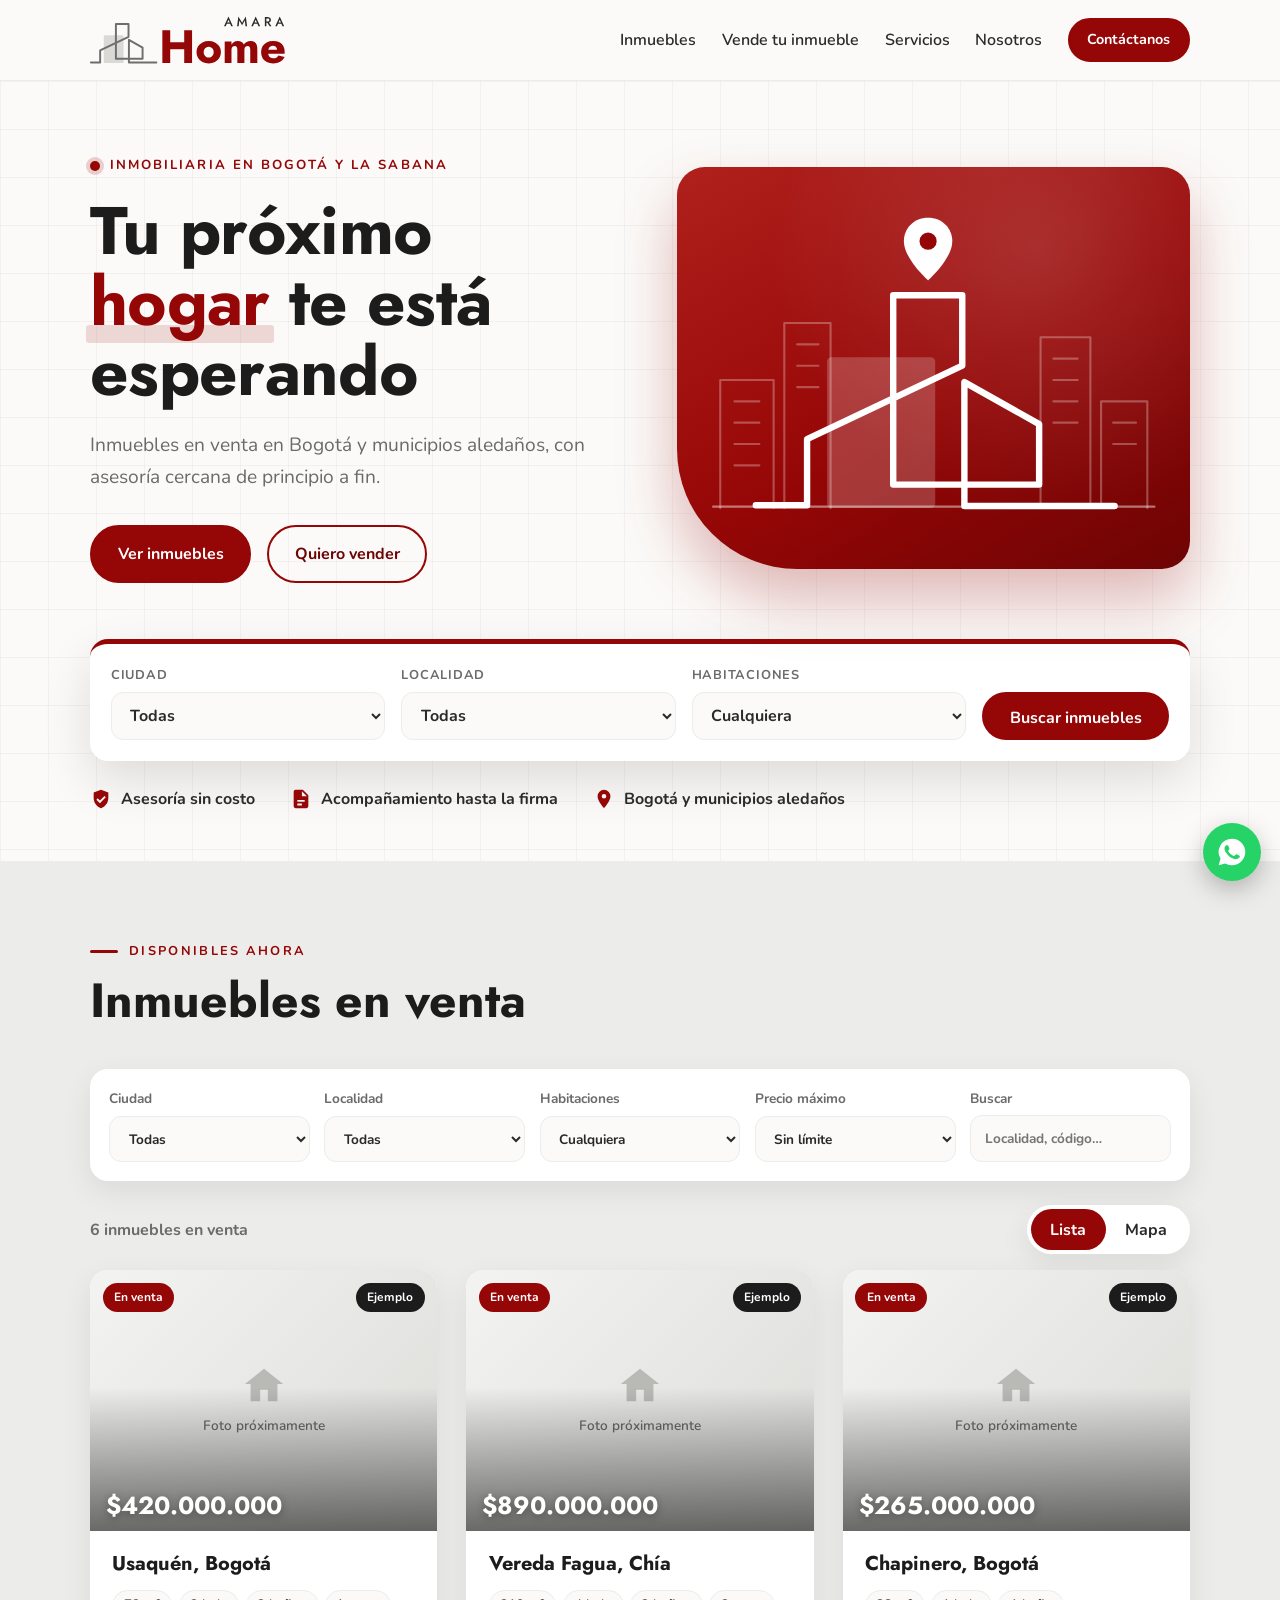
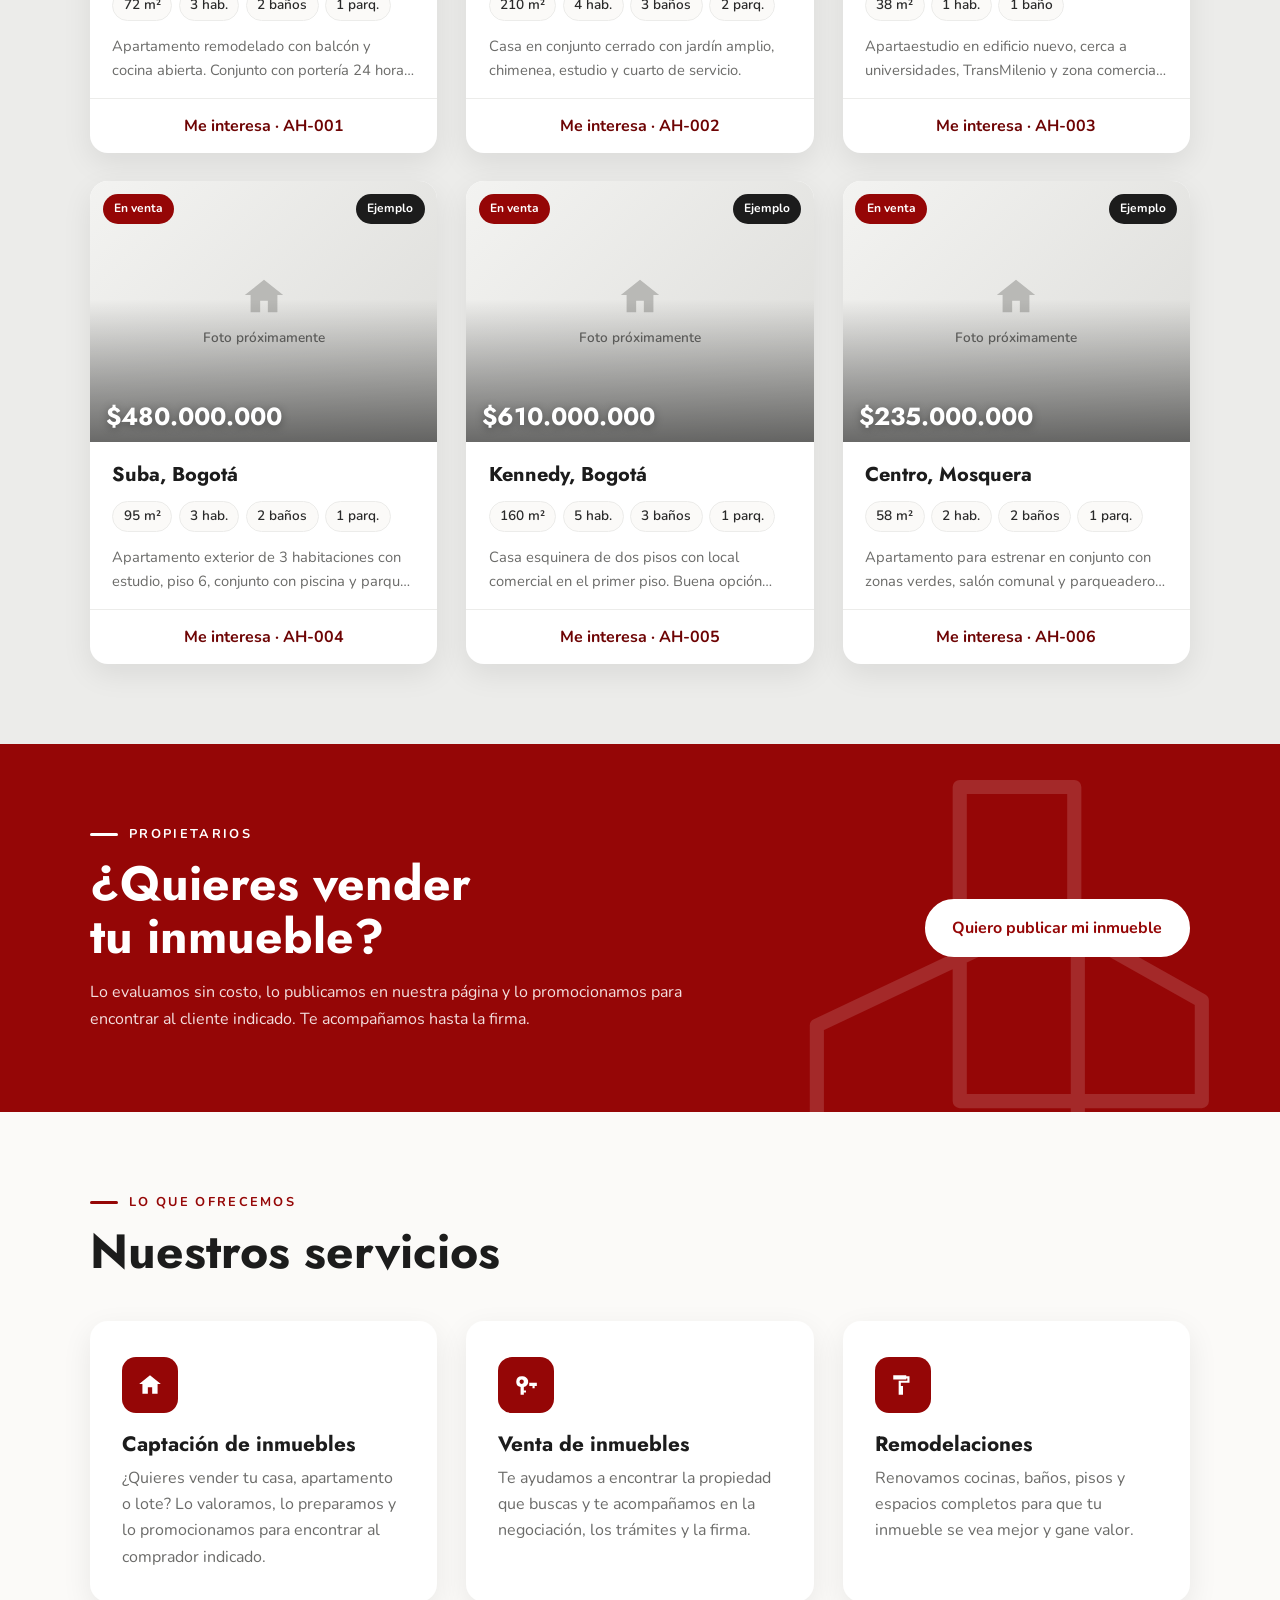
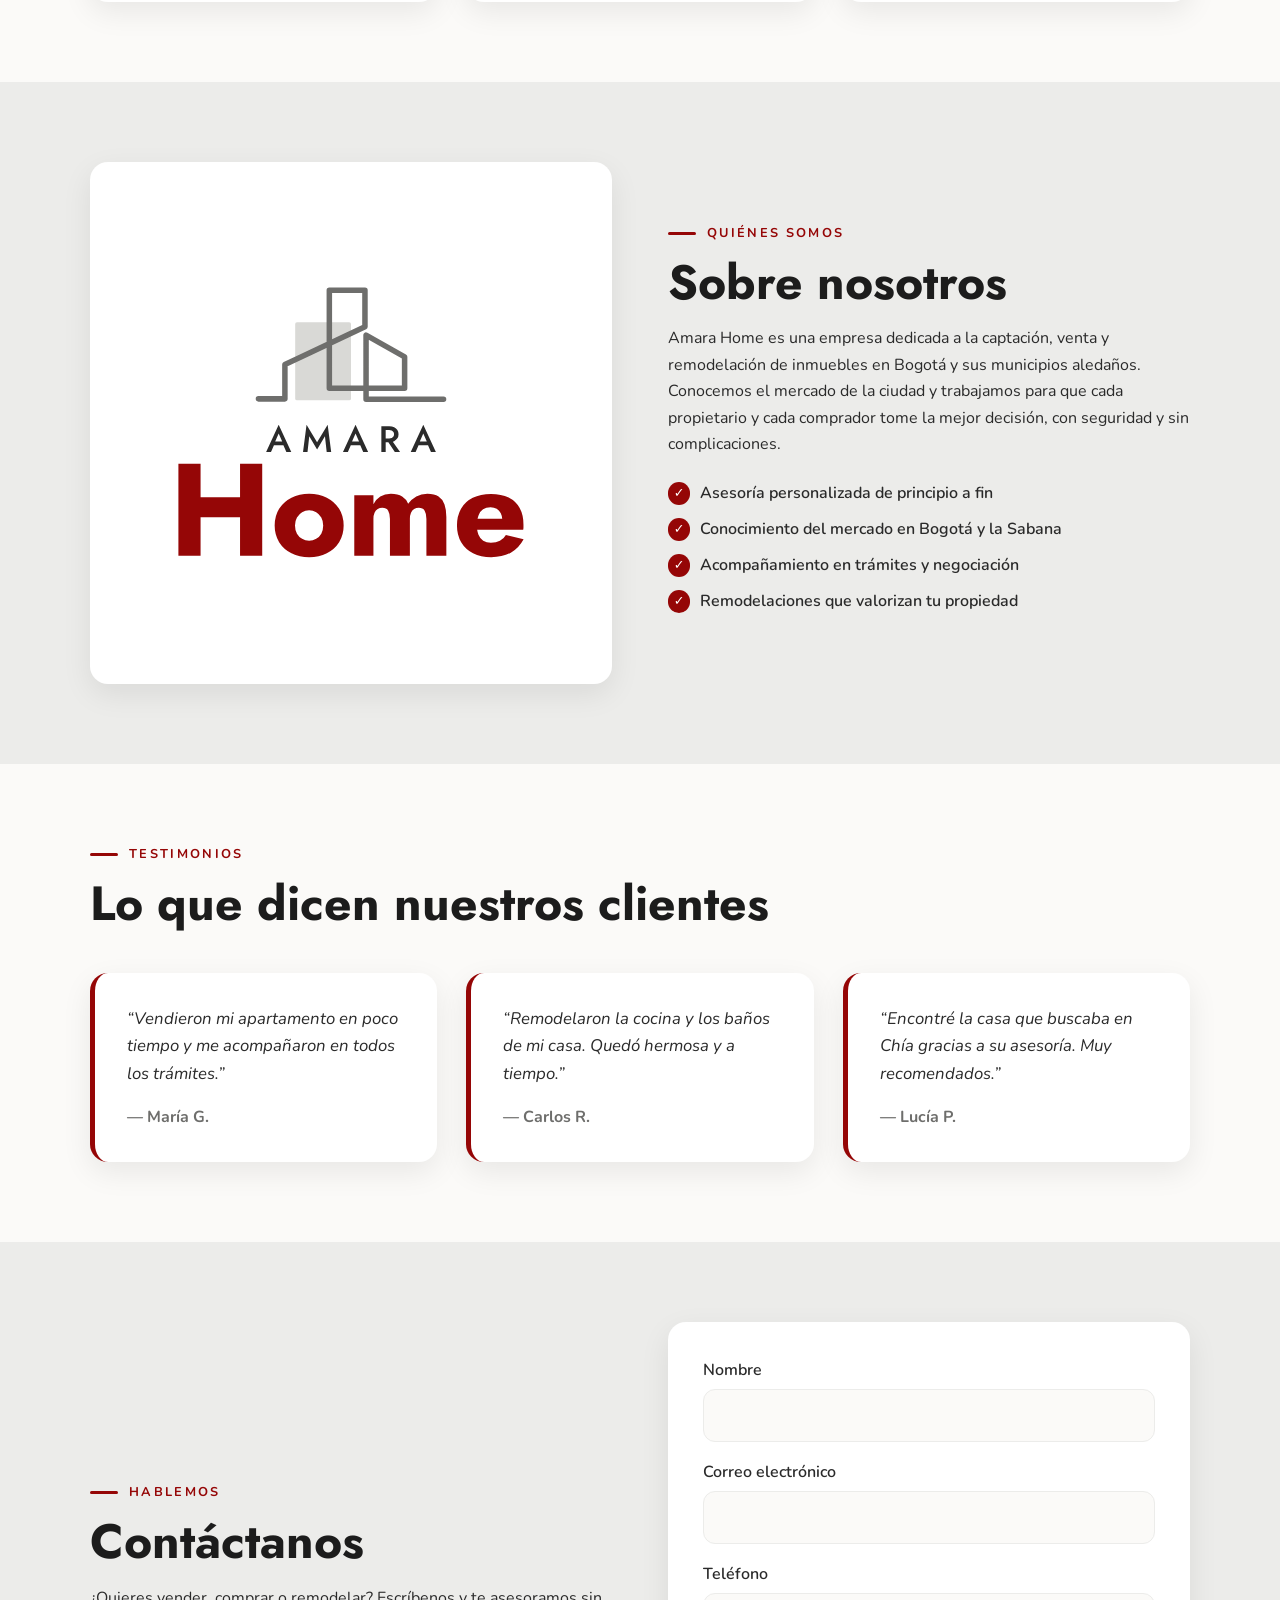
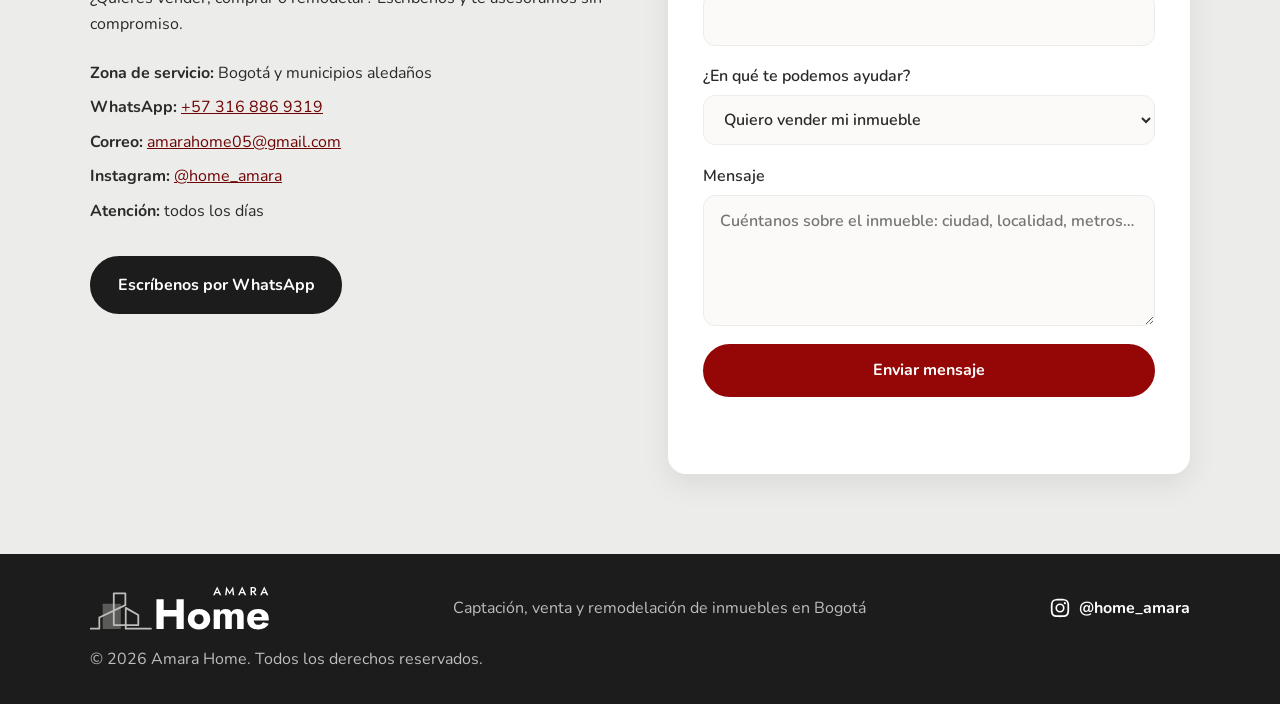
<file: index.html>
<!DOCTYPE html>
<html lang="es">
<head>
  <meta charset="UTF-8">
  <meta name="viewport" content="width=device-width, initial-scale=1.0">
  <title>Amara Home | Inmuebles y remodelaciones en Bogotá</title>
  <meta name="description" content="Amara Home: captación, venta y remodelación de inmuebles en Bogotá y municipios aledaños. Te acompañamos en cada paso.">
  <link rel="preconnect" href="https://fonts.googleapis.com">
  <link rel="preconnect" href="https://fonts.gstatic.com" crossorigin>
  <link href="https://fonts.googleapis.com/css2?family=Jost:wght@500;600;700&family=Nunito:wght@400;600;700&display=swap" rel="stylesheet">
  <link rel="icon" type="image/svg+xml" href="img/marca/amara-home-icono-rojo.svg">
  <link rel="icon" type="image/png" sizes="32x32" href="img/marca/favicon-32.png">
  <link rel="apple-touch-icon" href="img/marca/favicon-180.png">
  <meta name="theme-color" content="#950606">
  <link rel="stylesheet" href="vendor/leaflet/leaflet.css">
  <link rel="stylesheet" href="styles.css">
</head>
<body>

  <!-- ===== Encabezado ===== -->
  <header class="header">
    <div class="container header__inner">
      <a href="#inicio" class="logo"><img src="img/marca/amara-home-horizontal.svg" alt="Amara Home" class="logo__img"></a>
      <button class="nav-toggle" aria-label="Abrir menú" aria-expanded="false">
        <span></span><span></span><span></span>
      </button>
      <nav class="nav">
        <a href="#inmuebles">Inmuebles</a>
        <a href="#vender">Vende tu inmueble</a>
        <a href="#servicios">Servicios</a>
        <a href="#nosotros">Nosotros</a>
        <a href="#contacto" class="btn btn--small">Contáctanos</a>
      </nav>
    </div>
  </header>

  <main>
    <!-- ===== Portada ===== -->
    <section class="hero" id="inicio">
      <div class="container hero__inner">
        <div class="hero__text">
          <p class="hero__eyebrow">Inmobiliaria en Bogotá y la Sabana</p>
          <h1>Tu próximo <span class="hero__mark">hogar</span> te está esperando</h1>
          <p class="hero__lead">Inmuebles en venta en Bogotá y municipios aledaños, con asesoría cercana de principio a fin.</p>
          <div class="hero__actions">
            <a href="#inmuebles" class="btn">Ver inmuebles</a>
            <a href="#vender" class="btn btn--outline">Quiero vender</a>
          </div>
        </div>
        <div class="hero__art" aria-hidden="true">
          <svg viewBox="0 0 640 480" xmlns="http://www.w3.org/2000/svg">
            <g class="hero__city" fill="none" stroke-linecap="round" stroke-linejoin="round">
              <path d="M20 430 V250 H95 V430 M40 280 H75 M40 310 H75 M40 340 H75 M40 370 H75"/>
              <path d="M110 430 V170 H175 V430 M128 200 H158 M128 230 H158 M128 260 H158"/>
              <path d="M470 430 V190 H540 V430 M488 220 H522 M488 250 H522 M488 280 H522 M488 310 H522"/>
              <path d="M555 430 V280 H620 V430 M572 310 H604 M572 340 H604"/>
            </g>
            <g transform="translate(-80 -210)">
              <rect class="hero__block" x="250" y="428" width="152" height="212" rx="6"/>
              <path class="hero__lines" d="M150 636 H222 V543 L440 440 V341 H343 V607 H548 V522 L443 463 V637 H654" fill="none" stroke-linecap="round" stroke-linejoin="round"/>
            </g>
            <path class="hero__ground" d="M10 428 H630" fill="none" stroke-linecap="round"/>
            <g class="hero__pin" transform="translate(-33 -18)">
              <path d="M345 40 c-20 0 -34 15 -34 33 c0 25 34 55 34 55 s34 -30 34 -55 c0 -18 -14 -33 -34 -33z"/>
              <circle cx="345" cy="73" r="12"/>
            </g>
          </svg>
        </div>
      </div>
      <div class="container">
        <form class="search" id="hero-search">
          <label class="search__field">Ciudad
            <select name="ciudad" id="hero-ciudad"><option value="">Todas</option></select>
          </label>
          <label class="search__field">Localidad
            <select name="localidad" id="hero-localidad"><option value="">Todas</option></select>
          </label>
          <label class="search__field">Habitaciones
            <select name="habitaciones" id="hero-habitaciones">
              <option value="">Cualquiera</option>
              <option value="1">1 o más</option>
              <option value="2">2 o más</option>
              <option value="3">3 o más</option>
              <option value="4">4 o más</option>
            </select>
          </label>
          <button type="submit" class="btn">Buscar inmuebles</button>
        </form>
        <ul class="hero__trust">
          <li><svg viewBox="0 0 24 24" aria-hidden="true"><path d="M12 2 4 5v6c0 5 3.4 9.7 8 11 4.6-1.3 8-6 8-11V5l-8-3zm-1.2 14.5-3.8-3.8 1.4-1.4 2.4 2.4 5-5 1.4 1.4-6.4 6.4z"/></svg>Asesoría sin costo</li>
          <li><svg viewBox="0 0 24 24" aria-hidden="true"><path d="M14 2H6a2 2 0 0 0-2 2v16a2 2 0 0 0 2 2h12a2 2 0 0 0 2-2V8l-6-6zm-1 7V3.5L18.5 9H13zM8 13h8v2H8v-2zm0 4h5v2H8v-2z"/></svg>Acompañamiento hasta la firma</li>
          <li><svg viewBox="0 0 24 24" aria-hidden="true"><path d="M12 2a7 7 0 0 0-7 7c0 5.3 7 13 7 13s7-7.7 7-13a7 7 0 0 0-7-7zm0 9.5A2.5 2.5 0 1 1 12 6.5a2.5 2.5 0 0 1 0 5z"/></svg>Bogotá y municipios aledaños</li>
        </ul>
      </div>
    </section>

    <!-- ===== Inmuebles ===== -->
    <section class="section section--alt" id="inmuebles">
      <div class="container">
        <div class="section__head">
          <p class="eyebrow">Disponibles ahora</p>
          <h2>Inmuebles en venta</h2>
        </div>
        <form class="filters" id="filters">
          <label>Ciudad
            <select name="ciudad" id="filtro-ciudad"><option value="">Todas</option></select>
          </label>
          <label>Localidad
            <select name="localidad" id="filtro-localidad"><option value="">Todas</option></select>
          </label>
          <label>Habitaciones
            <select name="habitaciones">
              <option value="">Cualquiera</option>
              <option value="1">1 o más</option>
              <option value="2">2 o más</option>
              <option value="3">3 o más</option>
              <option value="4">4 o más</option>
            </select>
          </label>
          <label>Precio máximo
            <select name="precioMax">
              <option value="">Sin límite</option>
              <option value="300000000">$300 millones</option>
              <option value="500000000">$500 millones</option>
              <option value="800000000">$800 millones</option>
              <option value="1200000000">$1.200 millones</option>
            </select>
          </label>
          <label>Buscar
            <input type="search" name="texto" placeholder="Localidad, código…">
          </label>
        </form>
        <div class="results-bar">
          <p class="results-count" id="results-count" role="status"></p>
          <div class="view-toggle" role="group" aria-label="Forma de ver los inmuebles">
            <button type="button" id="ver-lista" aria-pressed="true">Lista</button>
            <button type="button" id="ver-mapa" aria-pressed="false">Mapa</button>
          </div>
        </div>
        <div class="map-wrap" id="map-wrap" hidden>
          <div id="mapa" aria-label="Mapa con la ubicación de los inmuebles"></div>
          <p class="map-note">Ubicación aproximada por localidad o municipio. Te compartimos la dirección exacta al agendar la visita.</p>
        </div>
        <div class="listings" id="listings"></div>
      </div>
    </section>

    <!-- ===== Vende tu inmueble ===== -->
    <section class="cta" id="vender">
      <svg class="cta__art" viewBox="140 330 525 320" aria-hidden="true"><path d="M150 636 H222 V543 L440 440 V341 H343 V607 H548 V522 L443 463 V637 H654" fill="none" stroke-linecap="round" stroke-linejoin="round"/></svg>
      <div class="container cta__inner">
        <div>
          <p class="eyebrow">Propietarios</p>
          <h2>¿Quieres vender tu inmueble?</h2>
          <p>Lo evaluamos sin costo, lo publicamos en nuestra página y lo promocionamos para encontrar al cliente indicado. Te acompañamos hasta la firma.</p>
        </div>
        <a class="btn btn--light" href="#contacto" data-interes="Vender mi inmueble">Quiero publicar mi inmueble</a>
      </div>
    </section>

    <!-- ===== Servicios ===== -->
    <section class="section" id="servicios">
      <div class="container">
        <div class="section__head">
          <p class="eyebrow">Lo que ofrecemos</p>
          <h2>Nuestros servicios</h2>
        </div>
        <div class="cards">
          <article class="card">
            <div class="card__icon" aria-hidden="true">
              <svg viewBox="0 0 24 24"><path d="M12 3 2 11h3v9h5v-6h4v6h5v-9h3z"/></svg>
            </div>
            <h3>Captación de inmuebles</h3>
            <p>¿Quieres vender tu casa, apartamento o lote? Lo valoramos, lo preparamos y lo promocionamos para encontrar al comprador indicado.</p>
          </article>
          <article class="card">
            <div class="card__icon" aria-hidden="true">
              <svg viewBox="0 0 24 24"><path d="M8 4a5 5 0 0 0-1 9.9V21h3v-2h2v-2h-2v-3.1A5 5 0 0 0 8 4zm0 3a2 2 0 1 1 0 4 2 2 0 0 1 0-4zm7 3h7v3h-2v2h-2v-2h-3z"/></svg>
            </div>
            <h3>Venta de inmuebles</h3>
            <p>Te ayudamos a encontrar la propiedad que buscas y te acompañamos en la negociación, los trámites y la firma.</p>
          </article>
          <article class="card">
            <div class="card__icon" aria-hidden="true">
              <svg viewBox="0 0 24 24"><path d="M3 3h12v4H3zM15 4h3v6h-8v3h2v8H8v-8h0V8h8V6h-1z"/></svg>
            </div>
            <h3>Remodelaciones</h3>
            <p>Renovamos cocinas, baños, pisos y espacios completos para que tu inmueble se vea mejor y gane valor.</p>
          </article>
        </div>
      </div>
    </section>

    <!-- ===== Nosotros ===== -->
    <section class="section section--alt" id="nosotros">
      <div class="container split">
        <div class="about__image"><img src="img/marca/amara-home-vertical.svg" alt="Logo de Amara Home"></div>
        <div>
          <p class="eyebrow">Quiénes somos</p>
          <h2>Sobre nosotros</h2>
          <p>Amara Home es una empresa dedicada a la captación, venta y remodelación de inmuebles en Bogotá y sus municipios aledaños. Conocemos el mercado de la ciudad y trabajamos para que cada propietario y cada comprador tome la mejor decisión, con seguridad y sin complicaciones.</p>
          <ul class="checklist">
            <li>Asesoría personalizada de principio a fin</li>
            <li>Conocimiento del mercado en Bogotá y la Sabana</li>
            <li>Acompañamiento en trámites y negociación</li>
            <li>Remodelaciones que valorizan tu propiedad</li>
          </ul>
        </div>
      </div>
    </section>

    <!-- ===== Opiniones ===== -->
    <section class="section" id="opiniones">
      <div class="container">
        <div class="section__head">
          <p class="eyebrow">Testimonios</p>
          <h2>Lo que dicen nuestros clientes</h2>
        </div>
        <div class="cards">
          <blockquote class="quote">
            <p>“Vendieron mi apartamento en poco tiempo y me acompañaron en todos los trámites.”</p>
            <cite>— María G.</cite>
          </blockquote>
          <blockquote class="quote">
            <p>“Remodelaron la cocina y los baños de mi casa. Quedó hermosa y a tiempo.”</p>
            <cite>— Carlos R.</cite>
          </blockquote>
          <blockquote class="quote">
            <p>“Encontré la casa que buscaba en Chía gracias a su asesoría. Muy recomendados.”</p>
            <cite>— Lucía P.</cite>
          </blockquote>
        </div>
      </div>
    </section>

    <!-- ===== Contacto ===== -->
    <section class="section section--alt" id="contacto">
      <div class="container split">
        <div>
          <p class="eyebrow">Hablemos</p>
          <h2>Contáctanos</h2>
          <p>¿Quieres vender, comprar o remodelar? Escríbenos y te asesoramos sin compromiso.</p>
          <ul class="contact-list">
            <li><strong>Zona de servicio:</strong> Bogotá y municipios aledaños</li>
            <li><strong>WhatsApp:</strong> <a href="https://wa.me/573168869319" data-whatsapp target="_blank" rel="noopener">+57 316 886 9319</a></li>
            <li><strong>Correo:</strong> <a href="mailto:amarahome05@gmail.com">amarahome05@gmail.com</a></li>
            <li><strong>Instagram:</strong> <a href="https://www.instagram.com/home_amara/" target="_blank" rel="noopener">@home_amara</a></li>
            <li><strong>Atención:</strong> todos los días</li>
          </ul>
          <a class="btn btn--whatsapp" data-whatsapp href="https://wa.me/573168869319" target="_blank" rel="noopener">Escríbenos por WhatsApp</a>
        </div>
        <form class="form" id="contact-form">
          <label>Nombre
            <input type="text" name="nombre" required>
          </label>
          <label>Correo electrónico
            <input type="email" name="correo" required>
          </label>
          <label>Teléfono
            <input type="tel" name="telefono">
          </label>
          <label>¿En qué te podemos ayudar?
            <select name="interes" required>
              <option value="Vender mi inmueble">Quiero vender mi inmueble</option>
              <option value="Comprar un inmueble">Quiero comprar un inmueble</option>
              <option value="Remodelación">Quiero remodelar</option>
              <option value="Otra consulta">Otra consulta</option>
            </select>
          </label>
          <label>Mensaje
            <textarea name="mensaje" rows="4" placeholder="Cuéntanos sobre el inmueble: ciudad, localidad, metros…" required></textarea>
          </label>
          <label class="form__trampa" aria-hidden="true">No llenar
            <input type="text" name="sitio_web" tabindex="-1" autocomplete="off">
          </label>
          <button type="submit" class="btn">Enviar mensaje</button>
          <p class="form__note" id="form-note" role="status"></p>
        </form>
      </div>
    </section>
  </main>

  <!-- ===== Pie de página ===== -->
  <footer class="footer">
    <div class="container footer__inner">
      <img src="img/marca/amara-home-horizontal-blanco.svg" alt="Amara Home" class="footer__logo">
      <p>Captación, venta y remodelación de inmuebles en Bogotá</p>
      <a class="footer__ig" href="https://www.instagram.com/home_amara/" target="_blank" rel="noopener"><svg viewBox="0 0 24 24" aria-hidden="true"><path d="M12 7a5 5 0 1 0 0 10 5 5 0 0 0 0-10zm0 8.2a3.2 3.2 0 1 1 0-6.4 3.2 3.2 0 0 1 0 6.4zM17.3 5.5a1.2 1.2 0 1 0 0 2.4 1.2 1.2 0 0 0 0-2.4zM12 2c-2.7 0-3.1 0-4.1.1C4.4 2.2 2.2 4.4 2.1 7.9 2 8.9 2 9.3 2 12s0 3.1.1 4.1c.1 3.5 2.3 5.7 5.8 5.8 1 .1 1.4.1 4.1.1s3.1 0 4.1-.1c3.5-.1 5.7-2.3 5.8-5.8.1-1 .1-1.4.1-4.1s0-3.1-.1-4.1c-.1-3.5-2.3-5.7-5.8-5.8C15.1 2 14.7 2 12 2zm0 1.8c2.7 0 3 0 4 .1 2.6.1 3.9 1.4 4 4 .1 1 .1 1.3.1 4s0 3-.1 4c-.1 2.6-1.4 3.9-4 4-1 .1-1.3.1-4 .1s-3 0-4-.1c-2.6-.1-3.9-1.4-4-4-.1-1-.1-1.3-.1-4s0-3 .1-4c.1-2.6 1.4-3.9 4-4 1-.1 1.3-.1 4-.1z"/></svg>@home_amara</a>
      <p>&copy; <span id="year"></span> Amara Home. Todos los derechos reservados.</p>
    </div>
  </footer>

  <!-- ===== Botón flotante de WhatsApp ===== -->
  <a class="wa-float" data-whatsapp href="https://wa.me/573168869319" target="_blank" rel="noopener" aria-label="Escríbenos por WhatsApp">
    <svg viewBox="0 0 24 24" aria-hidden="true"><path d="M12 2a10 10 0 0 0-8.6 15.1L2 22l5-1.3A10 10 0 1 0 12 2zm5.3 14.1c-.2.6-1.3 1.2-1.8 1.2-.5.1-1 .2-3.3-.7-2.8-1.1-4.6-4-4.7-4.2-.1-.2-1.1-1.5-1.1-2.9s.7-2 1-2.3c.2-.3.5-.3.7-.3h.5c.2 0 .4 0 .6.5l.8 2c.1.2.1.4 0 .5l-.3.5-.4.4c-.1.1-.3.3-.1.6.2.3.8 1.3 1.7 2.1 1.2 1 2.1 1.3 2.4 1.5.3.1.5.1.6-.1l.9-1.1c.2-.3.4-.2.6-.1l1.9.9c.3.1.5.2.5.3.1.2.1.7-.1 1.3z"/></svg>
  </a>

  <!-- ===== Detalle del inmueble ===== -->
  <dialog class="modal" id="modal" aria-labelledby="modal-title">
    <button class="modal__close" id="modal-close" aria-label="Cerrar">&times;</button>
    <div id="modal-body"></div>
  </dialog>

  <script src="vendor/leaflet/leaflet.js"></script>
  <script src="zonas.js"></script>
  <script src="inmuebles.js"></script>
  <script src="script.js"></script>
</body>
</html>
</file>
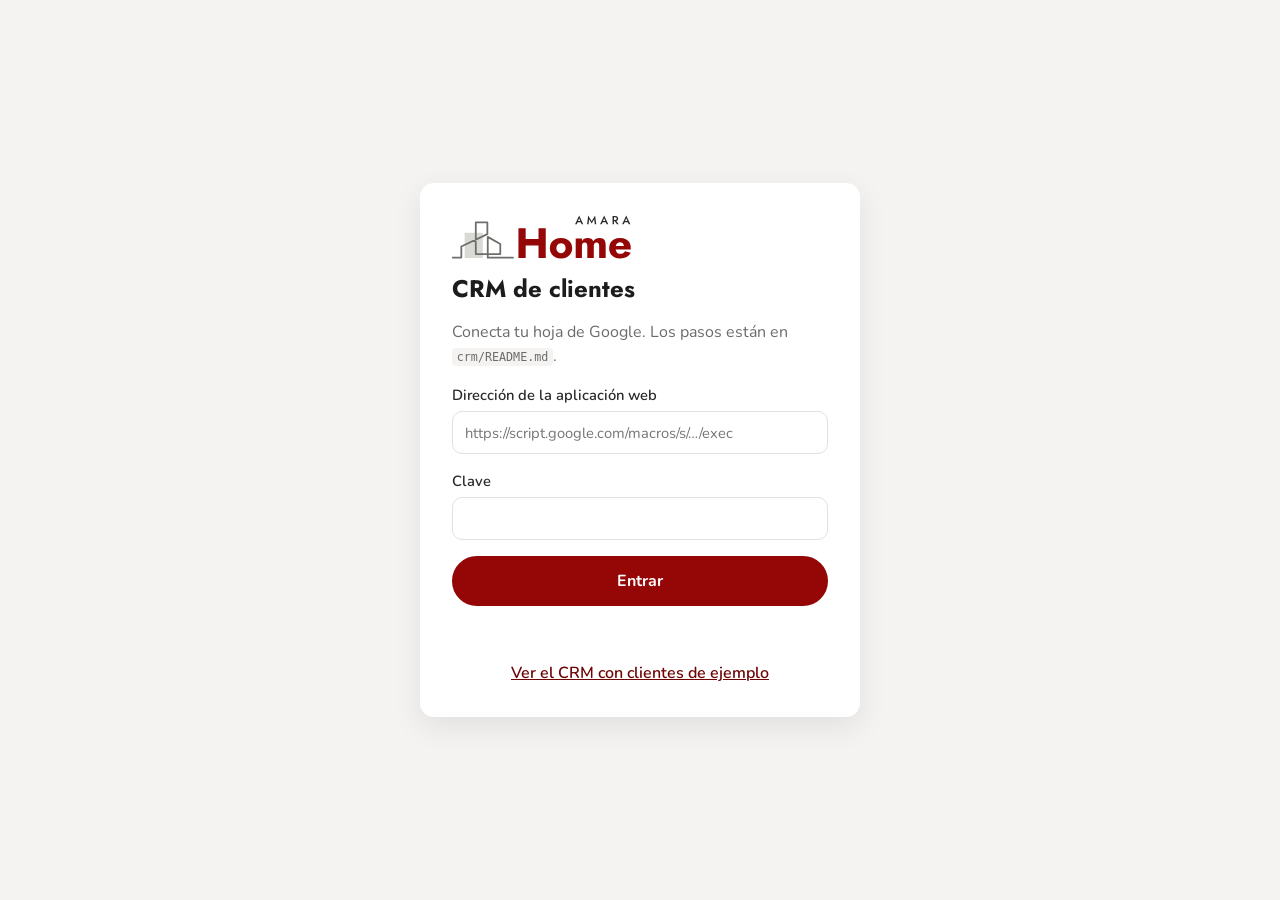
<file: crm/index.html>
<!DOCTYPE html>
<html lang="es">
<head>
  <meta charset="UTF-8">
  <meta name="viewport" content="width=device-width, initial-scale=1.0">
  <meta name="robots" content="noindex, nofollow">
  <title>CRM Amara Home</title>
  <link rel="preconnect" href="https://fonts.googleapis.com">
  <link rel="preconnect" href="https://fonts.gstatic.com" crossorigin>
  <link href="https://fonts.googleapis.com/css2?family=Jost:wght@500;600;700&family=Nunito:wght@400;600;700&display=swap" rel="stylesheet">
  <link rel="icon" type="image/svg+xml" href="../img/marca/amara-home-icono-rojo.svg">
  <link rel="apple-touch-icon" href="../img/marca/favicon-180.png">
  <meta name="theme-color" content="#950606">
  <link rel="stylesheet" href="crm.css">
</head>
<body>

  <!-- ===== Entrada ===== -->
  <section class="entrada" id="entrada" hidden>
    <form class="entrada__caja" id="entrada-form">
      <img src="../img/marca/amara-home-horizontal.svg" alt="Amara Home" class="entrada__logo">
      <h1>CRM de clientes</h1>
      <p class="tenue">Conecta tu hoja de Google. Los pasos están en <code>crm/README.md</code>.</p>
      <label>Dirección de la aplicación web
        <input type="url" name="url" required placeholder="https://script.google.com/macros/s/…/exec">
      </label>
      <label>Clave
        <input type="password" name="clave" required autocomplete="current-password">
      </label>
      <button class="btn" type="submit">Entrar</button>
      <p class="aviso" id="entrada-aviso" role="status"></p>
      <button class="enlace" type="button" id="ver-ejemplo">Ver el CRM con clientes de ejemplo</button>
    </form>
  </section>

  <!-- ===== CRM ===== -->
  <div class="app" id="app" hidden>
    <header class="barra">
      <div class="barra__marca">
        <img src="../img/marca/amara-home-icono-rojo.svg" alt="" class="barra__icono">
        <span>CRM <strong>Amara Home</strong></span>
        <span class="etiqueta etiqueta--ejemplo" id="modo-ejemplo" hidden>Datos de ejemplo</span>
      </div>
      <div class="barra__acciones">
        <button class="btn btn--small" id="nuevo-cliente">+ Cliente</button>
        <button class="btn btn--small btn--outline" id="exportar">Exportar a Excel</button>
        <button class="btn btn--small btn--outline" id="recargar" title="Traer los clientes nuevos">Actualizar</button>
        <button class="btn btn--small btn--outline" id="salir">Salir</button>
      </div>
    </header>

    <main class="contenido">
      <div class="cifras" id="cifras">
        <button class="cifra" data-vista="nuevos"><span class="cifra__num" id="n-nuevos">0</span><span>Nuevos sin responder</span></button>
        <button class="cifra cifra--alerta" data-vista="atrasados"><span class="cifra__num" id="n-atrasados">0</span><span>Seguimientos atrasados</span></button>
        <button class="cifra" data-vista="hoy"><span class="cifra__num" id="n-hoy">0</span><span>Para contactar hoy</span></button>
        <button class="cifra" data-vista="activos"><span class="cifra__num" id="n-activos">0</span><span>Clientes activos</span></button>
      </div>

      <form class="filtros" id="filtros">
        <input type="search" name="buscar" placeholder="Buscar nombre, teléfono, correo o mensaje…" aria-label="Buscar">
        <select name="vista" aria-label="Seguimiento">
          <option value="activos">Activos</option>
          <option value="nuevos">Nuevos sin responder</option>
          <option value="atrasados">Seguimiento atrasado</option>
          <option value="hoy">Para hoy y atrasados</option>
          <option value="semana">Próximos 7 días</option>
          <option value="todos">Todos (también cerrados y perdidos)</option>
        </select>
        <select name="estado" aria-label="Estado"><option value="">Todos los estados</option></select>
        <select name="interes" aria-label="Interés"><option value="">Todos los intereses</option></select>
        <select name="origen" aria-label="Origen"><option value="">Todos los orígenes</option></select>
      </form>

      <p class="aviso" id="aviso" role="status"></p>
      <p class="tenue" id="conteo"></p>
      <div class="lista" id="lista"></div>
      <p class="vacio" id="vacio" hidden>No hay clientes con estos filtros.</p>
    </main>
  </div>

  <!-- ===== Ficha del cliente ===== -->
  <dialog class="ficha" id="ficha">
    <form id="ficha-form" method="dialog">
      <header class="ficha__cabeza">
        <div>
          <h2 id="ficha-titulo">Cliente</h2>
          <p class="tenue" id="ficha-sub"></p>
        </div>
        <button class="cerrar" value="cerrar" aria-label="Cerrar" formnovalidate>&times;</button>
      </header>

      <div class="ficha__cuerpo">
        <div class="ficha__datos">
          <div class="rejilla">
            <label>Nombre <input name="nombre" required></label>
            <label>Teléfono / WhatsApp <input name="telefono" type="tel"></label>
            <label>Correo <input name="correo" type="email"></label>
            <label>Interés <select name="interes"></select></label>
            <label>Estado <select name="estado"></select></label>
            <label>Origen <select name="origen"></select></label>
          </div>

          <label>Próximo seguimiento
            <span class="fila-fecha">
              <input name="seguimiento" type="date">
              <button type="button" class="chip" data-dias="1">Mañana</button>
              <button type="button" class="chip" data-dias="3">3 días</button>
              <button type="button" class="chip" data-dias="7">1 semana</button>
              <button type="button" class="chip" data-dias="">Sin fecha</button>
            </span>
          </label>

          <label>Mensaje del cliente <textarea name="mensaje" rows="3"></textarea></label>
          <label>Agregar nota <textarea name="nota" rows="2" placeholder="Ej.: Lo llamé, quiere visita el sábado"></textarea></label>
          <div class="historial" id="historial"></div>
        </div>

        <aside class="ficha__respuestas">
          <h3>Respuestas rápidas</h3>
          <div class="plantillas" id="plantillas"></div>
          <textarea id="respuesta" rows="6" aria-label="Mensaje para el cliente" placeholder="Elige una respuesta o escribe la tuya"></textarea>
          <div class="enviar">
            <button type="button" class="btn btn--small btn--whatsapp" id="enviar-wa">WhatsApp</button>
            <button type="button" class="btn btn--small btn--outline" id="enviar-correo">Correo</button>
            <button type="button" class="btn btn--small btn--outline" id="copiar">Copiar</button>
          </div>
          <p class="tenue pequeno">Al enviar, el cliente pasa a "Contactado" y queda anotado en su historial.</p>
        </aside>
      </div>

      <footer class="ficha__pie">
        <button type="button" class="enlace enlace--peligro" id="eliminar">Eliminar cliente</button>
        <span class="aviso" id="ficha-aviso" role="status"></span>
        <button class="btn" type="submit" value="guardar" id="guardar">Guardar</button>
      </footer>
    </form>
  </dialog>

  <script src="plantillas.js"></script>
  <script src="crm.js"></script>
</body>
</html>
</file>
<file: vendor/leaflet/leaflet.css>
/* required styles */

.leaflet-pane,
.leaflet-tile,
.leaflet-marker-icon,
.leaflet-marker-shadow,
.leaflet-tile-container,
.leaflet-pane > svg,
.leaflet-pane > canvas,
.leaflet-zoom-box,
.leaflet-image-layer,
.leaflet-layer {
	position: absolute;
	left: 0;
	top: 0;
	}
.leaflet-container {
	overflow: hidden;
	}
.leaflet-tile,
.leaflet-marker-icon,
.leaflet-marker-shadow {
	-webkit-user-select: none;
	   -moz-user-select: none;
	        user-select: none;
	  -webkit-user-drag: none;
	}
/* Prevents IE11 from highlighting tiles in blue */
.leaflet-tile::selection {
	background: transparent;
}
/* Safari renders non-retina tile on retina better with this, but Chrome is worse */
.leaflet-safari .leaflet-tile {
	image-rendering: -webkit-optimize-contrast;
	}
/* hack that prevents hw layers "stretching" when loading new tiles */
.leaflet-safari .leaflet-tile-container {
	width: 1600px;
	height: 1600px;
	-webkit-transform-origin: 0 0;
	}
.leaflet-marker-icon,
.leaflet-marker-shadow {
	display: block;
	}
/* .leaflet-container svg: reset svg max-width decleration shipped in Joomla! (joomla.org) 3.x */
/* .leaflet-container img: map is broken in FF if you have max-width: 100% on tiles */
.leaflet-container .leaflet-overlay-pane svg {
	max-width: none !important;
	max-height: none !important;
	}
.leaflet-container .leaflet-marker-pane img,
.leaflet-container .leaflet-shadow-pane img,
.leaflet-container .leaflet-tile-pane img,
.leaflet-container img.leaflet-image-layer,
.leaflet-container .leaflet-tile {
	max-width: none !important;
	max-height: none !important;
	width: auto;
	padding: 0;
	}

.leaflet-container img.leaflet-tile {
	/* See: https://bugs.chromium.org/p/chromium/issues/detail?id=600120 */
	mix-blend-mode: plus-lighter;
}

.leaflet-container.leaflet-touch-zoom {
	-ms-touch-action: pan-x pan-y;
	touch-action: pan-x pan-y;
	}
.leaflet-container.leaflet-touch-drag {
	-ms-touch-action: pinch-zoom;
	/* Fallback for FF which doesn't support pinch-zoom */
	touch-action: none;
	touch-action: pinch-zoom;
}
.leaflet-container.leaflet-touch-drag.leaflet-touch-zoom {
	-ms-touch-action: none;
	touch-action: none;
}
.leaflet-container {
	-webkit-tap-highlight-color: transparent;
}
.leaflet-container a {
	-webkit-tap-highlight-color: rgba(51, 181, 229, 0.4);
}
.leaflet-tile {
	filter: inherit;
	visibility: hidden;
	}
.leaflet-tile-loaded {
	visibility: inherit;
	}
.leaflet-zoom-box {
	width: 0;
	height: 0;
	-moz-box-sizing: border-box;
	     box-sizing: border-box;
	z-index: 800;
	}
/* workaround for https://bugzilla.mozilla.org/show_bug.cgi?id=888319 */
.leaflet-overlay-pane svg {
	-moz-user-select: none;
	}

.leaflet-pane         { z-index: 400; }

.leaflet-tile-pane    { z-index: 200; }
.leaflet-overlay-pane { z-index: 400; }
.leaflet-shadow-pane  { z-index: 500; }
.leaflet-marker-pane  { z-index: 600; }
.leaflet-tooltip-pane   { z-index: 650; }
.leaflet-popup-pane   { z-index: 700; }

.leaflet-map-pane canvas { z-index: 100; }
.leaflet-map-pane svg    { z-index: 200; }

.leaflet-vml-shape {
	width: 1px;
	height: 1px;
	}
.lvml {
	behavior: url(#default#VML);
	display: inline-block;
	position: absolute;
	}


/* control positioning */

.leaflet-control {
	position: relative;
	z-index: 800;
	pointer-events: visiblePainted; /* IE 9-10 doesn't have auto */
	pointer-events: auto;
	}
.leaflet-top,
.leaflet-bottom {
	position: absolute;
	z-index: 1000;
	pointer-events: none;
	}
.leaflet-top {
	top: 0;
	}
.leaflet-right {
	right: 0;
	}
.leaflet-bottom {
	bottom: 0;
	}
.leaflet-left {
	left: 0;
	}
.leaflet-control {
	float: left;
	clear: both;
	}
.leaflet-right .leaflet-control {
	float: right;
	}
.leaflet-top .leaflet-control {
	margin-top: 10px;
	}
.leaflet-bottom .leaflet-control {
	margin-bottom: 10px;
	}
.leaflet-left .leaflet-control {
	margin-left: 10px;
	}
.leaflet-right .leaflet-control {
	margin-right: 10px;
	}


/* zoom and fade animations */

.leaflet-fade-anim .leaflet-popup {
	opacity: 0;
	-webkit-transition: opacity 0.2s linear;
	   -moz-transition: opacity 0.2s linear;
	        transition: opacity 0.2s linear;
	}
.leaflet-fade-anim .leaflet-map-pane .leaflet-popup {
	opacity: 1;
	}
.leaflet-zoom-animated {
	-webkit-transform-origin: 0 0;
	    -ms-transform-origin: 0 0;
	        transform-origin: 0 0;
	}
svg.leaflet-zoom-animated {
	will-change: transform;
}

.leaflet-zoom-anim .leaflet-zoom-animated {
	-webkit-transition: -webkit-transform 0.25s cubic-bezier(0,0,0.25,1);
	   -moz-transition:    -moz-transform 0.25s cubic-bezier(0,0,0.25,1);
	        transition:         transform 0.25s cubic-bezier(0,0,0.25,1);
	}
.leaflet-zoom-anim .leaflet-tile,
.leaflet-pan-anim .leaflet-tile {
	-webkit-transition: none;
	   -moz-transition: none;
	        transition: none;
	}

.leaflet-zoom-anim .leaflet-zoom-hide {
	visibility: hidden;
	}


/* cursors */

.leaflet-interactive {
	cursor: pointer;
	}
.leaflet-grab {
	cursor: -webkit-grab;
	cursor:    -moz-grab;
	cursor:         grab;
	}
.leaflet-crosshair,
.leaflet-crosshair .leaflet-interactive {
	cursor: crosshair;
	}
.leaflet-popup-pane,
.leaflet-control {
	cursor: auto;
	}
.leaflet-dragging .leaflet-grab,
.leaflet-dragging .leaflet-grab .leaflet-interactive,
.leaflet-dragging .leaflet-marker-draggable {
	cursor: move;
	cursor: -webkit-grabbing;
	cursor:    -moz-grabbing;
	cursor:         grabbing;
	}

/* marker & overlays interactivity */
.leaflet-marker-icon,
.leaflet-marker-shadow,
.leaflet-image-layer,
.leaflet-pane > svg path,
.leaflet-tile-container {
	pointer-events: none;
	}

.leaflet-marker-icon.leaflet-interactive,
.leaflet-image-layer.leaflet-interactive,
.leaflet-pane > svg path.leaflet-interactive,
svg.leaflet-image-layer.leaflet-interactive path {
	pointer-events: visiblePainted; /* IE 9-10 doesn't have auto */
	pointer-events: auto;
	}

/* visual tweaks */

.leaflet-container {
	background: #ddd;
	outline-offset: 1px;
	}
.leaflet-container a {
	color: #0078A8;
	}
.leaflet-zoom-box {
	border: 2px dotted #38f;
	background: rgba(255,255,255,0.5);
	}


/* general typography */
.leaflet-container {
	font-family: "Helvetica Neue", Arial, Helvetica, sans-serif;
	font-size: 12px;
	font-size: 0.75rem;
	line-height: 1.5;
	}


/* general toolbar styles */

.leaflet-bar {
	box-shadow: 0 1px 5px rgba(0,0,0,0.65);
	border-radius: 4px;
	}
.leaflet-bar a {
	background-color: #fff;
	border-bottom: 1px solid #ccc;
	width: 26px;
	height: 26px;
	line-height: 26px;
	display: block;
	text-align: center;
	text-decoration: none;
	color: black;
	}
.leaflet-bar a,
.leaflet-control-layers-toggle {
	background-position: 50% 50%;
	background-repeat: no-repeat;
	display: block;
	}
.leaflet-bar a:hover,
.leaflet-bar a:focus {
	background-color: #f4f4f4;
	}
.leaflet-bar a:first-child {
	border-top-left-radius: 4px;
	border-top-right-radius: 4px;
	}
.leaflet-bar a:last-child {
	border-bottom-left-radius: 4px;
	border-bottom-right-radius: 4px;
	border-bottom: none;
	}
.leaflet-bar a.leaflet-disabled {
	cursor: default;
	background-color: #f4f4f4;
	color: #bbb;
	}

.leaflet-touch .leaflet-bar a {
	width: 30px;
	height: 30px;
	line-height: 30px;
	}
.leaflet-touch .leaflet-bar a:first-child {
	border-top-left-radius: 2px;
	border-top-right-radius: 2px;
	}
.leaflet-touch .leaflet-bar a:last-child {
	border-bottom-left-radius: 2px;
	border-bottom-right-radius: 2px;
	}

/* zoom control */

.leaflet-control-zoom-in,
.leaflet-control-zoom-out {
	font: bold 18px 'Lucida Console', Monaco, monospace;
	text-indent: 1px;
	}

.leaflet-touch .leaflet-control-zoom-in, .leaflet-touch .leaflet-control-zoom-out  {
	font-size: 22px;
	}


/* layers control */

.leaflet-control-layers {
	box-shadow: 0 1px 5px rgba(0,0,0,0.4);
	background: #fff;
	border-radius: 5px;
	}
.leaflet-control-layers-toggle {
	background-image: url(images/layers.png);
	width: 36px;
	height: 36px;
	}
.leaflet-retina .leaflet-control-layers-toggle {
	background-image: url(images/layers-2x.png);
	background-size: 26px 26px;
	}
.leaflet-touch .leaflet-control-layers-toggle {
	width: 44px;
	height: 44px;
	}
.leaflet-control-layers .leaflet-control-layers-list,
.leaflet-control-layers-expanded .leaflet-control-layers-toggle {
	display: none;
	}
.leaflet-control-layers-expanded .leaflet-control-layers-list {
	display: block;
	position: relative;
	}
.leaflet-control-layers-expanded {
	padding: 6px 10px 6px 6px;
	color: #333;
	background: #fff;
	}
.leaflet-control-layers-scrollbar {
	overflow-y: scroll;
	overflow-x: hidden;
	padding-right: 5px;
	}
.leaflet-control-layers-selector {
	margin-top: 2px;
	position: relative;
	top: 1px;
	}
.leaflet-control-layers label {
	display: block;
	font-size: 13px;
	font-size: 1.08333em;
	}
.leaflet-control-layers-separator {
	height: 0;
	border-top: 1px solid #ddd;
	margin: 5px -10px 5px -6px;
	}

/* Default icon URLs */
.leaflet-default-icon-path { /* used only in path-guessing heuristic, see L.Icon.Default */
	background-image: url(images/marker-icon.png);
	}


/* attribution and scale controls */

.leaflet-container .leaflet-control-attribution {
	background: #fff;
	background: rgba(255, 255, 255, 0.8);
	margin: 0;
	}
.leaflet-control-attribution,
.leaflet-control-scale-line {
	padding: 0 5px;
	color: #333;
	line-height: 1.4;
	}
.leaflet-control-attribution a {
	text-decoration: none;
	}
.leaflet-control-attribution a:hover,
.leaflet-control-attribution a:focus {
	text-decoration: underline;
	}
.leaflet-attribution-flag {
	display: inline !important;
	vertical-align: baseline !important;
	width: 1em;
	height: 0.6669em;
	}
.leaflet-left .leaflet-control-scale {
	margin-left: 5px;
	}
.leaflet-bottom .leaflet-control-scale {
	margin-bottom: 5px;
	}
.leaflet-control-scale-line {
	border: 2px solid #777;
	border-top: none;
	line-height: 1.1;
	padding: 2px 5px 1px;
	white-space: nowrap;
	-moz-box-sizing: border-box;
	     box-sizing: border-box;
	background: rgba(255, 255, 255, 0.8);
	text-shadow: 1px 1px #fff;
	}
.leaflet-control-scale-line:not(:first-child) {
	border-top: 2px solid #777;
	border-bottom: none;
	margin-top: -2px;
	}
.leaflet-control-scale-line:not(:first-child):not(:last-child) {
	border-bottom: 2px solid #777;
	}

.leaflet-touch .leaflet-control-attribution,
.leaflet-touch .leaflet-control-layers,
.leaflet-touch .leaflet-bar {
	box-shadow: none;
	}
.leaflet-touch .leaflet-control-layers,
.leaflet-touch .leaflet-bar {
	border: 2px solid rgba(0,0,0,0.2);
	background-clip: padding-box;
	}


/* popup */

.leaflet-popup {
	position: absolute;
	text-align: center;
	margin-bottom: 20px;
	}
.leaflet-popup-content-wrapper {
	padding: 1px;
	text-align: left;
	border-radius: 12px;
	}
.leaflet-popup-content {
	margin: 13px 24px 13px 20px;
	line-height: 1.3;
	font-size: 13px;
	font-size: 1.08333em;
	min-height: 1px;
	}
.leaflet-popup-content p {
	margin: 17px 0;
	margin: 1.3em 0;
	}
.leaflet-popup-tip-container {
	width: 40px;
	height: 20px;
	position: absolute;
	left: 50%;
	margin-top: -1px;
	margin-left: -20px;
	overflow: hidden;
	pointer-events: none;
	}
.leaflet-popup-tip {
	width: 17px;
	height: 17px;
	padding: 1px;

	margin: -10px auto 0;
	pointer-events: auto;

	-webkit-transform: rotate(45deg);
	   -moz-transform: rotate(45deg);
	    -ms-transform: rotate(45deg);
	        transform: rotate(45deg);
	}
.leaflet-popup-content-wrapper,
.leaflet-popup-tip {
	background: white;
	color: #333;
	box-shadow: 0 3px 14px rgba(0,0,0,0.4);
	}
.leaflet-container a.leaflet-popup-close-button {
	position: absolute;
	top: 0;
	right: 0;
	border: none;
	text-align: center;
	width: 24px;
	height: 24px;
	font: 16px/24px Tahoma, Verdana, sans-serif;
	color: #757575;
	text-decoration: none;
	background: transparent;
	}
.leaflet-container a.leaflet-popup-close-button:hover,
.leaflet-container a.leaflet-popup-close-button:focus {
	color: #585858;
	}
.leaflet-popup-scrolled {
	overflow: auto;
	}

.leaflet-oldie .leaflet-popup-content-wrapper {
	-ms-zoom: 1;
	}
.leaflet-oldie .leaflet-popup-tip {
	width: 24px;
	margin: 0 auto;

	-ms-filter: "progid:DXImageTransform.Microsoft.Matrix(M11=0.70710678, M12=0.70710678, M21=-0.70710678, M22=0.70710678)";
	filter: progid:DXImageTransform.Microsoft.Matrix(M11=0.70710678, M12=0.70710678, M21=-0.70710678, M22=0.70710678);
	}

.leaflet-oldie .leaflet-control-zoom,
.leaflet-oldie .leaflet-control-layers,
.leaflet-oldie .leaflet-popup-content-wrapper,
.leaflet-oldie .leaflet-popup-tip {
	border: 1px solid #999;
	}


/* div icon */

.leaflet-div-icon {
	background: #fff;
	border: 1px solid #666;
	}


/* Tooltip */
/* Base styles for the element that has a tooltip */
.leaflet-tooltip {
	position: absolute;
	padding: 6px;
	background-color: #fff;
	border: 1px solid #fff;
	border-radius: 3px;
	color: #222;
	white-space: nowrap;
	-webkit-user-select: none;
	-moz-user-select: none;
	-ms-user-select: none;
	user-select: none;
	pointer-events: none;
	box-shadow: 0 1px 3px rgba(0,0,0,0.4);
	}
.leaflet-tooltip.leaflet-interactive {
	cursor: pointer;
	pointer-events: auto;
	}
.leaflet-tooltip-top:before,
.leaflet-tooltip-bottom:before,
.leaflet-tooltip-left:before,
.leaflet-tooltip-right:before {
	position: absolute;
	pointer-events: none;
	border: 6px solid transparent;
	background: transparent;
	content: "";
	}

/* Directions */

.leaflet-tooltip-bottom {
	margin-top: 6px;
}
.leaflet-tooltip-top {
	margin-top: -6px;
}
.leaflet-tooltip-bottom:before,
.leaflet-tooltip-top:before {
	left: 50%;
	margin-left: -6px;
	}
.leaflet-tooltip-top:before {
	bottom: 0;
	margin-bottom: -12px;
	border-top-color: #fff;
	}
.leaflet-tooltip-bottom:before {
	top: 0;
	margin-top: -12px;
	margin-left: -6px;
	border-bottom-color: #fff;
	}
.leaflet-tooltip-left {
	margin-left: -6px;
}
.leaflet-tooltip-right {
	margin-left: 6px;
}
.leaflet-tooltip-left:before,
.leaflet-tooltip-right:before {
	top: 50%;
	margin-top: -6px;
	}
.leaflet-tooltip-left:before {
	right: 0;
	margin-right: -12px;
	border-left-color: #fff;
	}
.leaflet-tooltip-right:before {
	left: 0;
	margin-left: -12px;
	border-right-color: #fff;
	}

/* Printing */

@media print {
	/* Prevent printers from removing background-images of controls. */
	.leaflet-control {
		-webkit-print-color-adjust: exact;
		print-color-adjust: exact;
		}
	}
</file>
<file: styles.css>
/* ===== Paleta Amara Home: rojo #950606, gris, blanco y negro ===== */
:root {
  --bg: #fbfaf8;
  --gray-light: #ececea;
  --clay: #950606;
  --clay-dark: #6e0404;
  --clay-light: #e8a3a3;
  --gray: #6e6e6c;
  --black: #1c1c1c;
  --text: #2a2a2a;
  --muted: #6b6b69;
  --white: #ffffff;
  --radius: 18px;
  --shadow: 0 10px 30px rgba(0, 0, 0, 0.08);
}

* { box-sizing: border-box; margin: 0; padding: 0; }
[hidden] { display: none !important; }

html { scroll-behavior: smooth; }

body {
  font-family: "Nunito", system-ui, sans-serif;
  color: var(--text);
  background: var(--bg);
  line-height: 1.65;
}

h1, h2, h3 {
  font-family: "Jost", "Nunito", system-ui, sans-serif;
  color: var(--black);
  line-height: 1.2;
}
h1 { font-size: clamp(2.4rem, 6vw, 4.2rem); font-weight: 700; line-height: 1.05; letter-spacing: -.01em; text-wrap: balance; }
h2 { font-size: clamp(2rem, 4.5vw, 3rem); font-weight: 700; line-height: 1.1; margin-bottom: 1rem; text-wrap: balance; }
h3 { font-size: 1.3rem; margin-bottom: .5rem; }

a { color: var(--clay-dark); }

.container { width: min(1100px, 100% - 2rem); margin-inline: auto; }

.eyebrow {
  display: flex;
  align-items: center;
  gap: .7rem;
  text-transform: uppercase;
  letter-spacing: .18em;
  font-size: .8rem;
  font-weight: 700;
  color: var(--clay);
  margin-bottom: .8rem;
}
.eyebrow::before { content: ""; width: 28px; height: 3px; background: currentColor; border-radius: 2px; }

/* ===== Botones ===== */
.btn {
  display: inline-block;
  background: var(--clay);
  color: var(--white);
  padding: .85rem 1.6rem;
  border-radius: 999px;
  border: 2px solid var(--clay);
  font-weight: 700;
  font-family: inherit;
  font-size: 1rem;
  text-decoration: none;
  cursor: pointer;
  transition: background .2s, transform .2s;
}
.btn:hover { background: var(--clay-dark); border-color: var(--clay-dark); transform: translateY(-2px); }
.btn--outline { background: transparent; color: var(--clay-dark); }
.btn--outline:hover { color: var(--white); }
.btn--small { padding: .5rem 1.1rem; font-size: .9rem; }
.btn--light { background: var(--white); border-color: var(--white); color: var(--clay); }
.btn--light:hover { background: var(--gray-light); border-color: var(--gray-light); color: var(--clay-dark); }
.btn--ghost { background: transparent; border-color: rgba(255, 255, 255, .45); color: var(--white); }
.btn--ghost:hover { background: rgba(255, 255, 255, .1); border-color: var(--white); }
.btn--whatsapp { background: var(--black); border-color: var(--black); margin-top: 1.5rem; }
.btn--whatsapp:hover { background: var(--clay-dark); border-color: var(--clay-dark); }

/* ===== Encabezado ===== */
.header {
  position: sticky;
  top: 0;
  z-index: 10;
  background: rgba(251, 250, 248, .92);
  backdrop-filter: blur(8px);
  border-bottom: 1px solid var(--gray-light);
}
.header__inner { display: flex; align-items: center; justify-content: space-between; padding: 1rem 0; }
.logo {
  font-family: "Jost", system-ui, sans-serif;
  font-size: 1.5rem;
  font-weight: 700;
  color: var(--black);
  text-decoration: none;
}
.logo span { color: var(--clay); }
.logo__img { display: block; height: 48px; width: auto; }
.nav { display: flex; align-items: center; gap: 1.6rem; }
.nav a:not(.btn) { color: var(--text); text-decoration: none; font-weight: 600; }
.nav a:not(.btn):hover { color: var(--clay); }

.nav-toggle { display: none; background: none; border: 0; cursor: pointer; padding: .4rem; }
.nav-toggle span { display: block; width: 24px; height: 2px; margin: 5px 0; background: var(--black); transition: .3s; }

/* ===== Portada ===== */
.hero {
  position: relative;
  overflow: hidden;
  padding: 4.5rem 0 3rem;
  background:
    linear-gradient(rgba(0, 0, 0, .035) 1px, transparent 1px) 0 0 / 48px 48px,
    linear-gradient(90deg, rgba(0, 0, 0, .035) 1px, transparent 1px) 0 0 / 48px 48px,
    var(--bg);
}
.hero__inner { display: grid; grid-template-columns: 1.05fr 1fr; gap: 3rem; align-items: center; }
.hero__inner > * { min-width: 0; }
.hero__eyebrow {
  display: inline-flex;
  align-items: center;
  gap: .6rem;
  font-size: .82rem;
  font-weight: 700;
  letter-spacing: .16em;
  text-transform: uppercase;
  color: var(--clay);
  margin-bottom: 1.2rem;
}
.hero__eyebrow::before { content: ""; width: 10px; height: 10px; border-radius: 50%; background: var(--clay); box-shadow: 0 0 0 4px rgba(149, 6, 6, .18); }
.hero h1 { position: relative; z-index: 0; }
.hero__mark { position: relative; white-space: nowrap; color: var(--clay); }
.hero__mark::after {
  content: "";
  position: absolute;
  left: -.06em;
  right: -.06em;
  bottom: .1em;
  height: .26em;
  background: rgba(149, 6, 6, .14);
  z-index: -1;
  border-radius: 3px;
}
.hero__lead { font-size: 1.2rem; color: var(--muted); margin: 1.4rem 0 2rem; max-width: 34rem; }
.hero__actions { display: flex; gap: 1rem; flex-wrap: wrap; }
.hero__art {
  position: relative;
  background:
    radial-gradient(circle at 70% 20%, rgba(255, 255, 255, .14), transparent 55%),
    linear-gradient(150deg, #b0201c, var(--clay) 55%, var(--clay-dark));
  border-radius: 28px 28px 28px 120px;
  padding: 2.2rem 1.8rem 1.6rem;
  box-shadow: 0 30px 60px rgba(149, 6, 6, .28);
}
.hero__art svg { width: 100%; height: auto; display: block; overflow: visible; }
.hero__city { stroke: rgba(255, 255, 255, .28); stroke-width: 3; }
.hero__block { fill: rgba(255, 255, 255, .2); }
.hero__lines { stroke: var(--white); stroke-width: 9; }
.hero__ground { stroke: rgba(255, 255, 255, .45); stroke-width: 3; }
.hero__pin path { fill: var(--white); }
.hero__pin circle { fill: var(--clay); }
.hero__pin { animation: flotar 3.2s ease-in-out infinite; }
@keyframes flotar { 50% { transform: translate(-33px, -28px); } }

.hero__trust {
  list-style: none;
  display: flex;
  flex-wrap: wrap;
  gap: .8rem 2.2rem;
  margin-top: 1.6rem;
  font-weight: 700;
  color: var(--text);
}
.hero__trust li { display: flex; align-items: center; gap: .55rem; }
.hero__trust svg { width: 22px; height: 22px; fill: var(--clay); flex-shrink: 0; }

/* ===== Secciones ===== */
.section { padding: 5rem 0; }
.section--alt { background: var(--gray-light); }
.section__head { margin-bottom: 2.6rem; max-width: 46rem; }
.section--dark { background: #161616; color: #bdbdbb; }
.section--dark h2, .section--dark h3 { color: var(--white); }
.section--dark .eyebrow { color: var(--clay-light); }
.section--dark .card { background: #222; box-shadow: none; border: 1px solid #2f2f2f; }
.section--dark .card p { color: #a9a9a6; }
.section--dark .card__icon { background: var(--clay); border-radius: 14px; }
.section--dark .card__icon svg { fill: var(--white); }
.section--dark .card:hover { border-color: var(--clay); }

.split { display: grid; grid-template-columns: 1fr 1fr; gap: 3.5rem; align-items: center; }
.split > * { min-width: 0; }
.about__image {
  aspect-ratio: 1;
  border-radius: var(--radius);
  box-shadow: var(--shadow);
  background: var(--white);
  display: grid;
  place-items: center;
  padding: 16%;
}
.about__image img { width: 100%; height: auto; }

.checklist { list-style: none; margin-top: 1.4rem; }
.checklist li { padding-left: 2rem; position: relative; margin-bottom: .6rem; font-weight: 600; }
.checklist li::before {
  content: "✓";
  position: absolute;
  left: 0;
  width: 1.4rem;
  height: 1.4rem;
  border-radius: 50%;
  background: var(--clay);
  color: var(--white);
  font-size: .8rem;
  display: grid;
  place-items: center;
  top: .15rem;
}

/* ===== Tarjetas ===== */
.cards { display: grid; grid-template-columns: repeat(auto-fit, minmax(260px, 1fr)); gap: 1.8rem; }
.card {
  background: var(--white);
  padding: 2rem;
  border-radius: var(--radius);
  box-shadow: var(--shadow);
  transition: transform .25s;
}
.card:hover { transform: translateY(-6px); }
.card p { color: var(--muted); }
.card__icon {
  width: 56px;
  height: 56px;
  border-radius: 14px;
  background: var(--clay);
  display: grid;
  place-items: center;
  margin-bottom: 1.2rem;
}
.card__icon svg { width: 26px; height: 26px; fill: var(--white); }
.card { border-top: 4px solid transparent; }
.card:hover { border-top-color: var(--clay); }

/* ===== Buscador de la portada ===== */
.search {
  display: grid;
  grid-template-columns: repeat(3, 1fr) auto;
  gap: 1rem;
  align-items: end;
  background: var(--white);
  padding: 1.3rem;
  margin-top: 3.5rem;
  border-radius: var(--radius);
  box-shadow: 0 20px 50px rgba(0, 0, 0, .12);
  border-top: 5px solid var(--clay);
}
.search__field { display: grid; gap: .35rem; font-size: .8rem; font-weight: 700; letter-spacing: .06em; text-transform: uppercase; color: var(--muted); }
.search__field select { text-transform: none; letter-spacing: 0; font-size: 1rem; }
.search .btn { padding: .8rem 1.6rem; height: 48px; }

select, .filters input {
  font: inherit;
  width: 100%;
  padding: .7rem .9rem;
  border: 1.5px solid var(--gray-light);
  border-radius: 12px;
  background: var(--bg);
  color: var(--text);
}
select:focus, .filters input:focus { outline: none; border-color: var(--clay); }

/* ===== Catálogo ===== */
.filters {
  display: grid;
  grid-template-columns: repeat(5, 1fr);
  gap: .9rem;
  background: var(--white);
  padding: 1.2rem;
  border-radius: var(--radius);
  box-shadow: var(--shadow);
}
.filters label { display: grid; gap: .3rem; font-size: .85rem; font-weight: 700; color: var(--muted); }
.results-bar { display: flex; align-items: center; justify-content: space-between; gap: 1rem; margin: 1.5rem 0 1rem; flex-wrap: wrap; }
.results-count { font-weight: 700; color: var(--muted); }
.view-toggle { display: inline-flex; background: var(--white); border-radius: 999px; padding: 4px; box-shadow: var(--shadow); }
.view-toggle button {
  font: inherit;
  font-weight: 700;
  border: 0;
  background: transparent;
  color: var(--text);
  padding: .45rem 1.2rem;
  border-radius: 999px;
  cursor: pointer;
}
.view-toggle button[aria-pressed="true"] { background: var(--clay); color: var(--white); }
.view-toggle button:focus-visible { outline: 3px solid var(--clay); outline-offset: 2px; }

/* ===== Mapa ===== */
.map-wrap { display: grid; gap: .7rem; }
#mapa {
  height: 520px;
  border-radius: var(--radius);
  box-shadow: var(--shadow);
  background: #e9e8e4;
  z-index: 0;
}
.map-note { font-size: .9rem; color: var(--muted); }
.map-pin { background: none; border: 0; }
.map-pin span {
  position: relative;
  display: inline-block;
  transform: translate(-50%, -100%);
  background: var(--clay);
  color: var(--white);
  font: 700 .85rem/1 "Jost", "Nunito", sans-serif;
  padding: .45rem .7rem;
  border-radius: 999px;
  border: 2px solid var(--white);
  box-shadow: 0 4px 12px rgba(0, 0, 0, .25);
  white-space: nowrap;
  cursor: pointer;
}
.map-pin span::after {
  content: "";
  position: absolute;
  left: 50%;
  bottom: -7px;
  transform: translateX(-50%);
  border: 6px solid transparent;
  border-top-color: var(--clay);
  border-bottom: 0;
}
.map-pin:hover span, .map-pin:focus span { background: var(--black); }
.map-pin:hover span::after { border-top-color: var(--black); }
.leaflet-popup-content-wrapper { border-radius: 14px; }
.leaflet-popup-content { margin: 12px; }
.map-popup { display: grid; gap: .3rem; font-family: "Nunito", system-ui, sans-serif; }
.map-popup__photo { aspect-ratio: 16 / 10; border-radius: 10px; overflow: hidden; background: var(--gray-light); margin-bottom: .3rem; }
.map-popup__photo img { width: 100%; height: 100%; object-fit: cover; display: block; }
.map-popup__photo .photo-placeholder svg { width: 32px; height: 32px; }
.map-popup p, .map-popup h3 { margin: 0 !important; }
.map-popup .listing__price { font-size: 1.2rem; }
.map-popup h3 { font-size: 1rem; margin: 0; }
.map-popup__features { color: var(--muted); font-size: .85rem; margin: 0 !important; }
.map-popup .btn { margin-top: .4rem; text-align: center; }

.listings { display: grid; grid-template-columns: repeat(auto-fill, minmax(300px, 1fr)); gap: 1.8rem; }
.listings__empty { grid-column: 1 / -1; text-align: center; padding: 2rem; background: var(--white); border-radius: var(--radius); }

.listing {
  background: var(--white);
  border-radius: var(--radius);
  box-shadow: var(--shadow);
  overflow: hidden;
  display: flex;
  flex-direction: column;
  transition: transform .25s;
}
.listing:hover { transform: translateY(-6px); box-shadow: 0 20px 44px rgba(0, 0, 0, .14); }
.listing__open {
  all: unset;
  cursor: pointer;
  display: flex;
  flex-direction: column;
  justify-content: flex-start;
  flex: 1;
}
.listing__open:focus-visible { outline: 3px solid var(--clay); outline-offset: -3px; }
.listing__photo { position: relative; aspect-ratio: 4 / 3; background: var(--gray-light); }
.listing__photo img, .modal__main img { width: 100%; height: 100%; object-fit: cover; display: block; }
.photo-placeholder {
  width: 100%;
  height: 100%;
  display: grid;
  place-content: center;
  justify-items: center;
  gap: .4rem;
  color: var(--muted);
  font-size: .85rem;
  font-weight: 600;
  background: linear-gradient(135deg, #f3f3f1, #dcdcd9);
}
.photo-placeholder svg { width: 46px; height: 46px; fill: #b9b9b6; }
.badge {
  position: absolute;
  top: .8rem;
  left: .8rem;
  background: var(--clay);
  color: var(--white);
  font-size: .75rem;
  font-weight: 700;
  padding: .3rem .7rem;
  border-radius: 999px;
}
.badge--sample { left: auto; right: .8rem; background: var(--black); }
.listing__photo::after { content: ""; position: absolute; inset: 45% 0 0; background: linear-gradient(transparent, rgba(0, 0, 0, .55)); pointer-events: none; }
.listing__price-tag {
  position: absolute;
  left: 1rem;
  bottom: .8rem;
  z-index: 1;
  color: var(--white);
  font: 700 1.55rem/1 "Jost", "Nunito", sans-serif;
  text-shadow: 0 2px 8px rgba(0, 0, 0, .35);
}
.listing__body { padding: 1.3rem 1.4rem 1rem; }
.listing__body h3 { font-size: 1.25rem; margin: 0; }
.listing__price { font-family: "Jost", system-ui, sans-serif; font-size: 1.45rem; font-weight: 700; color: var(--clay-dark); }
.listing__price small { font-size: .9rem; color: var(--muted); }
.listing__place { color: var(--muted); font-size: .95rem; }
.listing__desc {
  margin-top: .8rem;
  color: var(--muted);
  font-size: .92rem;
  display: -webkit-box;
  -webkit-line-clamp: 2;
  -webkit-box-orient: vertical;
  overflow: hidden;
}
.listing__features { list-style: none; display: flex; flex-wrap: wrap; gap: .4rem; margin-top: .9rem; }
.listing__features li {
  background: var(--bg);
  border: 1px solid var(--gray-light);
  padding: .2rem .65rem;
  border-radius: 999px;
  font-size: .85rem;
  font-weight: 600;
}
.listing__whatsapp {
  display: block;
  text-align: center;
  padding: .85rem;
  border-top: 1px solid var(--gray-light);
  font-weight: 700;
  text-decoration: none;
  color: var(--clay-dark);
}
.listing__whatsapp:hover { background: var(--clay); color: var(--white); }

/* ===== Vende tu inmueble ===== */
.cta { position: relative; overflow: hidden; background: var(--clay); color: #f3dede; padding: 5rem 0; }
.cta h2 { color: var(--white); }
.cta .eyebrow { color: var(--white); }
.cta__art { position: absolute; right: -60px; bottom: -40px; width: min(620px, 70%); stroke: rgba(255, 255, 255, .14); stroke-width: 12; pointer-events: none; }
.cta__inner { position: relative; }
.cta__inner { display: flex; align-items: center; justify-content: space-between; gap: 2rem; }
.cta__inner > div { max-width: 640px; }
.cta .btn { flex-shrink: 0; }

/* ===== Detalle del inmueble ===== */
.modal {
  border: 0;
  border-radius: var(--radius);
  padding: 0;
  width: min(980px, 100% - 2rem);
  max-height: calc(100% - 2rem);
  margin: auto;
  box-shadow: 0 30px 80px rgba(0, 0, 0, .35);
}
.modal::backdrop { background: rgba(20, 20, 20, .6); }
#modal-body { display: grid; grid-template-columns: 1.2fr 1fr; }
.modal__gallery { background: var(--gray-light); display: flex; flex-direction: column; }
.modal__main { aspect-ratio: 4 / 3; flex: 1; }
.modal__thumbs { display: flex; gap: .5rem; padding: .6rem; overflow-x: auto; }
.modal__thumbs button { border: 0; padding: 0; cursor: pointer; width: 72px; height: 54px; border-radius: 8px; overflow: hidden; flex-shrink: 0; }
.modal__thumbs img { width: 100%; height: 100%; object-fit: cover; }
.modal__info { padding: 2rem; display: grid; gap: .6rem; align-content: start; }
.modal__info h2 { font-size: 1.6rem; margin: 0; }
.modal__info .btn--whatsapp { margin-top: .8rem; text-align: center; }
.modal__close {
  position: absolute;
  top: .7rem;
  right: .7rem;
  z-index: 1;
  width: 40px;
  height: 40px;
  border: 0;
  border-radius: 50%;
  background: var(--white);
  box-shadow: var(--shadow);
  font-size: 1.6rem;
  line-height: 1;
  cursor: pointer;
}

/* ===== WhatsApp flotante ===== */
.wa-float {
  position: fixed;
  right: 1.2rem;
  bottom: 1.2rem;
  z-index: 20;
  width: 58px;
  height: 58px;
  border-radius: 50%;
  background: #25d366;
  display: grid;
  place-items: center;
  box-shadow: 0 8px 24px rgba(0, 0, 0, .25);
  transition: transform .2s;
}
.wa-float:hover { transform: scale(1.08); }
.wa-float svg { width: 32px; height: 32px; fill: var(--white); }

/* ===== Opiniones ===== */
.quote {
  background: var(--white);
  padding: 2rem;
  border-radius: var(--radius);
  box-shadow: var(--shadow);
  border-left: 5px solid var(--clay);
}
.quote p { font-style: italic; font-size: 1.05rem; margin-bottom: 1rem; }
.quote cite { font-style: normal; font-weight: 700; color: var(--gray); }

/* ===== Contacto ===== */
.contact-list { list-style: none; margin-top: 1.4rem; }
.contact-list li { margin-bottom: .5rem; }
.form {
  background: var(--white);
  padding: 2.2rem;
  border-radius: var(--radius);
  box-shadow: var(--shadow);
  display: grid;
  gap: 1.1rem;
}
.form label { display: grid; gap: .35rem; font-weight: 600; }
.form input, .form textarea, .form select {
  font: inherit;
  padding: .75rem 1rem;
  border: 1.5px solid var(--gray-light);
  border-radius: 12px;
  background: var(--bg);
  color: var(--text);
}
.form input:focus, .form textarea:focus, .form select:focus { outline: none; border-color: var(--clay); }
.form__note { color: var(--gray); font-weight: 600; min-height: 1.5em; }
.form__trampa { position: absolute; left: -9999px; width: 1px; height: 1px; overflow: hidden; }

/* ===== Pie ===== */
.footer { background: var(--black); color: #bdbdbb; padding: 2rem 0; }
.footer__inner { display: flex; justify-content: space-between; align-items: center; gap: 1rem; flex-wrap: wrap; }
.footer__logo { height: 44px; width: auto; display: block; }
.footer__ig { display: inline-flex; align-items: center; gap: .5rem; color: var(--white); font-weight: 700; text-decoration: none; }
.footer__ig svg { width: 22px; height: 22px; fill: currentColor; }
.footer__ig:hover { color: var(--clay-light); }

/* ===== Animación al hacer scroll ===== */
.reveal { opacity: 0; transform: translateY(24px); transition: opacity .7s, transform .7s; }
.reveal.visible { opacity: 1; transform: none; }

/* ===== Móvil ===== */
@media (max-width: 1000px) {
  .filters { grid-template-columns: repeat(3, 1fr); }
}

@media (max-width: 820px) {
  .nav-toggle { display: block; }
  .nav {
    position: absolute;
    top: 100%;
    left: 0;
    right: 0;
    flex-direction: column;
    background: var(--bg);
    padding: 1.5rem;
    gap: 1.2rem;
    border-bottom: 1px solid var(--gray-light);
    display: none;
  }
  .nav.open { display: flex; }
  .nav-toggle[aria-expanded="true"] span:nth-child(1) { transform: translateY(7px) rotate(45deg); }
  .nav-toggle[aria-expanded="true"] span:nth-child(2) { opacity: 0; }
  .nav-toggle[aria-expanded="true"] span:nth-child(3) { transform: translateY(-7px) rotate(-45deg); }

  .hero { padding-top: 3rem; }
  .hero__inner, .split { grid-template-columns: 1fr; gap: 2.5rem; }
  .hero__art { max-width: 460px; width: 100%; margin-inline: auto; }
  .section { padding: 3.5rem 0; }
  .search { grid-template-columns: 1fr 1fr; margin-top: 2.5rem; }
  .search .btn { grid-column: 1 / -1; }
  .search__field:nth-child(3) { grid-column: 1 / -1; }
  .filters { grid-template-columns: 1fr 1fr; }
  .listings { grid-template-columns: 1fr; }
  #mapa { height: 420px; }
  .cta__inner { flex-direction: column; align-items: flex-start; }
  #modal-body { grid-template-columns: 1fr; }
  .modal__info { padding: 1.5rem; }
}

@media (prefers-reduced-motion: reduce) {
  .hero__pin { animation: none; }
  html { scroll-behavior: auto; }
  .reveal { opacity: 1; transform: none; transition: none; }
}
</file>
<file: crm/crm.css>
/* ===== CRM Amara Home: rojo #950606, gris, blanco y negro ===== */
:root {
  --bg: #f4f3f1;
  --card: #ffffff;
  --line: #e2e1de;
  --clay: #950606;
  --clay-dark: #6e0404;
  --clay-soft: #f6e3e3;
  --black: #1c1c1c;
  --text: #2a2a2a;
  --muted: #6b6b69;
  --ok: #2f6b3a;
  --ok-soft: #e3efe5;
  --warn: #8a5a00;
  --warn-soft: #fbefd5;
  --radius: 14px;
}

* { box-sizing: border-box; margin: 0; padding: 0; }
[hidden] { display: none !important; }

body {
  font-family: "Nunito", system-ui, sans-serif;
  color: var(--text);
  background: var(--bg);
  line-height: 1.5;
}
h1, h2, h3, h4 { font-family: "Jost", "Nunito", system-ui, sans-serif; color: var(--black); line-height: 1.2; }
code { font-size: .9em; background: var(--bg); padding: .1rem .3rem; border-radius: 4px; }

.tenue { color: var(--muted); }
.pequeno { font-size: .85rem; }

/* ===== Botones y campos ===== */
.btn {
  display: inline-flex;
  align-items: center;
  justify-content: center;
  background: var(--clay);
  color: #fff;
  padding: .75rem 1.4rem;
  border-radius: 999px;
  border: 2px solid var(--clay);
  font-weight: 700;
  font-size: 1rem;
  font-family: inherit;
  text-decoration: none;
  cursor: pointer;
  white-space: nowrap;
}
.btn:hover { background: var(--clay-dark); border-color: var(--clay-dark); }
.btn:disabled { opacity: .6; cursor: wait; }
.btn--small { padding: .45rem 1rem; font-size: .9rem; }
.btn--outline { background: transparent; color: var(--clay-dark); }
.btn--outline:hover { color: #fff; }
.btn--whatsapp { background: var(--black); border-color: var(--black); }

.enlace { background: none; border: 0; color: var(--clay-dark); font: inherit; font-weight: 600; text-decoration: underline; cursor: pointer; }
.enlace--peligro { color: var(--clay); }

label { display: grid; gap: .3rem; font-weight: 600; font-size: .92rem; }
input, select, textarea {
  font: inherit;
  font-weight: 400;
  color: var(--text);
  background: #fff;
  border: 1.5px solid var(--line);
  border-radius: 10px;
  padding: .6rem .75rem;
  width: 100%;
  min-width: 0;
}
textarea { resize: vertical; }
input:focus, select:focus, textarea:focus { outline: none; border-color: var(--clay); }

.aviso { font-weight: 600; color: var(--muted); min-height: 1.4em; }
.aviso--error { color: var(--clay); }

.chip {
  border: 1.5px solid var(--line);
  background: #fff;
  border-radius: 999px;
  padding: .35rem .8rem;
  font: inherit;
  font-size: .85rem;
  font-weight: 600;
  color: var(--text);
  cursor: pointer;
}
.chip:hover { border-color: var(--clay); color: var(--clay-dark); }
.chip--sugerida { border-color: var(--clay); background: var(--clay-soft); color: var(--clay-dark); }

.etiqueta {
  display: inline-block;
  padding: .15rem .6rem;
  border-radius: 999px;
  background: var(--bg);
  font-size: .78rem;
  font-weight: 700;
  color: var(--muted);
}
.etiqueta--alerta { background: var(--clay); color: #fff; }
.etiqueta--hoy { background: var(--warn-soft); color: var(--warn); }
.etiqueta--ejemplo { background: var(--warn-soft); color: var(--warn); }

/* ===== Entrada ===== */
.entrada { min-height: 100vh; display: grid; place-items: center; padding: 2rem 1rem; }
.entrada__caja {
  width: min(440px, 100%);
  background: var(--card);
  border-radius: var(--radius);
  padding: 2rem;
  display: grid;
  gap: 1rem;
  box-shadow: 0 10px 30px rgba(0, 0, 0, .08);
}
.entrada__logo { height: 44px; justify-self: start; }

/* ===== Barra superior ===== */
.barra {
  position: sticky;
  top: 0;
  z-index: 5;
  display: flex;
  flex-wrap: wrap;
  gap: .8rem;
  align-items: center;
  justify-content: space-between;
  padding: .8rem max(1rem, (100% - 1200px) / 2);
  background: var(--card);
  border-bottom: 1px solid var(--line);
}
.barra__marca { display: flex; align-items: center; gap: .6rem; font-family: "Jost", sans-serif; font-size: 1.15rem; }
.barra__icono { width: 30px; height: 30px; }
.barra__acciones { display: flex; flex-wrap: wrap; gap: .5rem; }

.contenido { width: min(1200px, 100% - 2rem); margin: 1.5rem auto 3rem; display: grid; gap: 1rem; }

/* ===== Cifras ===== */
.cifras { display: grid; grid-template-columns: repeat(4, 1fr); gap: .8rem; }
.cifra {
  display: grid;
  gap: .1rem;
  text-align: left;
  background: var(--card);
  border: 2px solid transparent;
  border-radius: var(--radius);
  padding: 1rem 1.1rem;
  font: inherit;
  color: var(--muted);
  font-weight: 600;
  font-size: .9rem;
  cursor: pointer;
}
.cifra:hover, .cifra--activa { border-color: var(--clay); }
.cifra__num { font-family: "Jost", sans-serif; font-size: 2rem; font-weight: 700; color: var(--black); line-height: 1.1; }
.cifra--alerta .cifra__num { color: var(--clay); }

/* ===== Filtros ===== */
.filtros { display: grid; grid-template-columns: 2fr repeat(4, 1fr); gap: .6rem; }

/* ===== Lista ===== */
.lista { display: grid; grid-template-columns: repeat(auto-fill, minmax(320px, 1fr)); gap: .8rem; }
.tarjeta {
  display: grid;
  gap: .5rem;
  align-content: start;
  text-align: left;
  background: var(--card);
  border: 1.5px solid var(--line);
  border-radius: var(--radius);
  padding: 1rem 1.1rem;
  font: inherit;
  color: var(--text);
  cursor: pointer;
}
.tarjeta:hover { border-color: var(--clay); box-shadow: 0 6px 18px rgba(0, 0, 0, .06); }
.tarjeta--final { opacity: .65; }
.tarjeta__cabeza { display: flex; justify-content: space-between; gap: .6rem; align-items: start; font-size: 1.05rem; }
.tarjeta__etiquetas { display: flex; flex-wrap: wrap; gap: .35rem; }
.tarjeta__mensaje {
  display: -webkit-box;
  -webkit-line-clamp: 2;
  -webkit-box-orient: vertical;
  overflow: hidden;
  font-size: .92rem;
}
.tarjeta__pie { display: flex; flex-wrap: wrap; justify-content: space-between; gap: .3rem .8rem; font-size: .82rem; overflow-wrap: anywhere; }

.estado { flex-shrink: 0; padding: .15rem .6rem; border-radius: 999px; font-size: .78rem; font-weight: 700; background: var(--bg); color: var(--muted); }
.estado--nuevo { background: var(--clay-soft); color: var(--clay-dark); }
.estado--contactado, .estado--visita-agendada, .estado--negociando { background: var(--warn-soft); color: var(--warn); }
.estado--cerrado { background: var(--ok-soft); color: var(--ok); }

.vacio { text-align: center; color: var(--muted); padding: 3rem 1rem; }

/* ===== Ficha ===== */
.ficha {
  width: min(980px, 100% - 2rem);
  max-height: calc(100% - 2rem);
  margin: auto;
  border: 0;
  border-radius: var(--radius);
  padding: 0;
  color: var(--text);
  box-shadow: 0 20px 60px rgba(0, 0, 0, .25);
}
.ficha::backdrop { background: rgba(28, 28, 28, .45); }
.ficha__cabeza { display: flex; justify-content: space-between; gap: 1rem; padding: 1.2rem 1.4rem; border-bottom: 1px solid var(--line); }
.cerrar { background: none; border: 0; font-size: 2rem; line-height: 1; color: var(--muted); cursor: pointer; }
.ficha__cuerpo { display: grid; grid-template-columns: 1.3fr 1fr; }
.ficha__datos, .ficha__respuestas { display: grid; gap: .9rem; align-content: start; padding: 1.2rem 1.4rem; }
.ficha__respuestas { background: var(--bg); }
.rejilla { display: grid; grid-template-columns: 1fr 1fr; gap: .8rem; }
.fila-fecha { display: flex; flex-wrap: wrap; gap: .4rem; align-items: center; }
.fila-fecha input { width: auto; flex: 1 1 150px; }
.plantillas { display: flex; flex-wrap: wrap; gap: .4rem; }
.enviar { display: flex; flex-wrap: wrap; gap: .5rem; }
.historial { display: grid; gap: .35rem; font-size: .9rem; }
.historial h4 { font-size: .95rem; }
.historial p { background: var(--bg); border-radius: 8px; padding: .45rem .7rem; overflow-wrap: anywhere; }
.ficha__pie {
  display: flex;
  align-items: center;
  justify-content: space-between;
  gap: 1rem;
  padding: 1rem 1.4rem;
  border-top: 1px solid var(--line);
  position: sticky;
  bottom: 0;
  background: var(--card);
}
.ficha__pie .aviso { flex: 1; text-align: right; }

/* ===== Celulares ===== */
@media (max-width: 820px) {
  .cifras { grid-template-columns: repeat(2, 1fr); }
  .filtros { grid-template-columns: 1fr 1fr; }
  .filtros input { grid-column: 1 / -1; }
  .lista { grid-template-columns: 1fr; }
  .ficha { width: 100%; max-width: 100%; max-height: 100%; height: 100%; border-radius: 0; }
  .ficha__cuerpo { grid-template-columns: 1fr; }
}
@media (max-width: 480px) {
  .rejilla { grid-template-columns: 1fr; }
  .barra__acciones .btn { flex: 1 1 auto; }
  .cifra__num { font-size: 1.6rem; }
}
</file>
